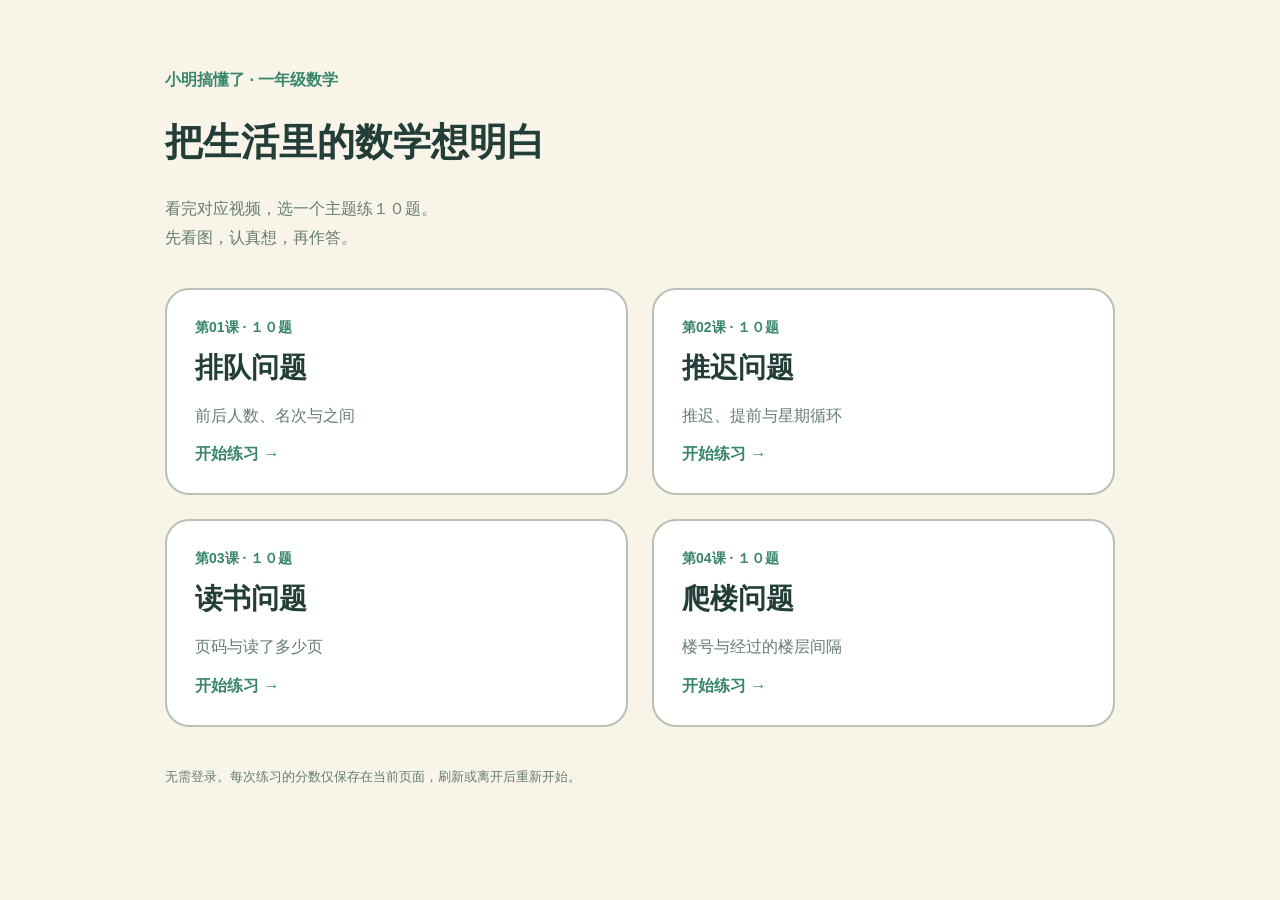
<file: index.html>
<!doctype html><html lang="zh-CN"><head><meta charset="utf-8"><meta name="viewport" content="width=device-width,initial-scale=1"><title>一年级生活应用题 · 小明搞懂了</title><style>*{box-sizing:border-box}body{margin:0;padding:30px 20px;background:#F8F4E8;color:#233D39;font-family:"Microsoft YaHei", sans-serif}main{max-width:950px;margin:40px auto}header p{color:#38856B;font-weight:bold}h1{font-size:38px;line-height:1.4}header>div{color:#657C71;line-height:1.8}.topics{display:grid;grid-template-columns:1fr 1fr;gap:24px;margin-top:35px}.topic{display:block;padding:28px;background:#FFFFFF;border:2px solid #B6C2B4;border-radius:24px;color:#233D39;text-decoration:none}.topic:hover{border-color:#38856B}.topic:focus-visible{outline:4px solid #E97845;outline-offset:4px}.topic b{font-size:28px;display:block;margin:12px 0}.topic span{color:#38856B;font-size:14px;font-weight:700}.topic p{color:#657C71;line-height:1.6}.topic small{font-size:16px;color:#38856B;font-weight:bold}.pending{opacity:.65}.pending small{color:#657C71}footer{margin-top:38px;color:#657C71;font-size:13px;line-height:1.8}@media(max-width:600px){main{margin:15px auto}h1{font-size:29px}.topics{grid-template-columns:1fr;gap:16px}.topic{padding:23px}.topic b{font-size:25px}}</style></head><body><main><header><p>小明搞懂了 · 一年级数学</p><h1>把生活里的数学想明白</h1><div>看完对应视频，选一个主题练１０题。<br>先看图，认真想，再作答。</div></header><section class="topics" aria-label="四个主题入口"><a class="topic" href="queue/"><span>第01课 · １０题</span><b>排队问题</b><p>前后人数、名次与之间</p><small>开始练习 →</small></a><a class="topic" href="date/"><span>第02课 · １０题</span><b>推迟问题</b><p>推迟、提前与星期循环</p><small>开始练习 →</small></a><a class="topic" href="reading/"><span>第03课 · １０题</span><b>读书问题</b><p>页码与读了多少页</p><small>开始练习 →</small></a><a class="topic" href="stairs/"><span>第04课 · １０题</span><b>爬楼问题</b><p>楼号与经过的楼层间隔</p><small>开始练习 →</small></a></section><footer>无需登录。每次练习的分数仅保存在当前页面，刷新或离开后重新开始。</footer></main><script data-goatcounter="https://sunnyvip9.goatcounter.com/count" data-goatcounter-settings='{"no_events":true}' async src="https://gc.zgo.at/count.js"></script></body></html>
</file>
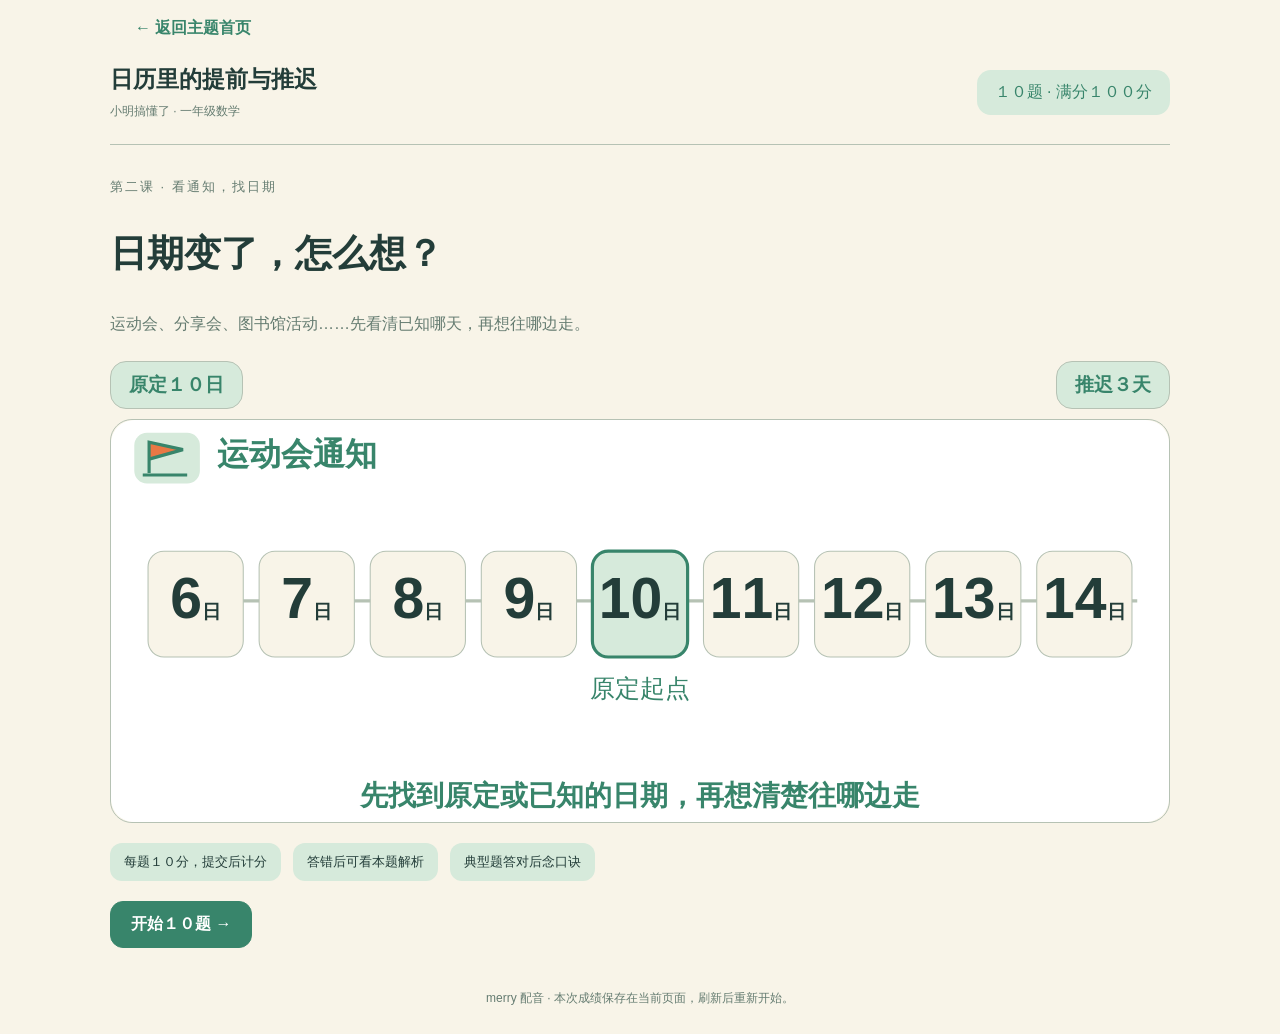
<file: date/index.html>
<!doctype html><html lang="zh-CN"><head><meta charset="utf-8"><meta name="viewport" content="width=device-width,initial-scale=1"><meta name="theme-color" content="#F8F4E8"><title>推迟问题 · １０题生活练习</title><link rel="stylesheet" href="app.css"><style>body{background:#F8F4E8}.topic-home{max-width:1060px;margin:0 auto;padding:18px 25px 0;font:16px "Microsoft YaHei", sans-serif}.topic-home a{color:#38856B;text-decoration:none;font-weight:700}</style></head><body><nav class="topic-home"><a href="../">← 返回主题首页</a></nav><div id="root"></div><script src="app.js"></script><script data-goatcounter="https://sunnyvip9.goatcounter.com/count" data-goatcounter-settings='{"no_events":true}' async src="https://gc.zgo.at/count.js"></script></body></html>
</file>
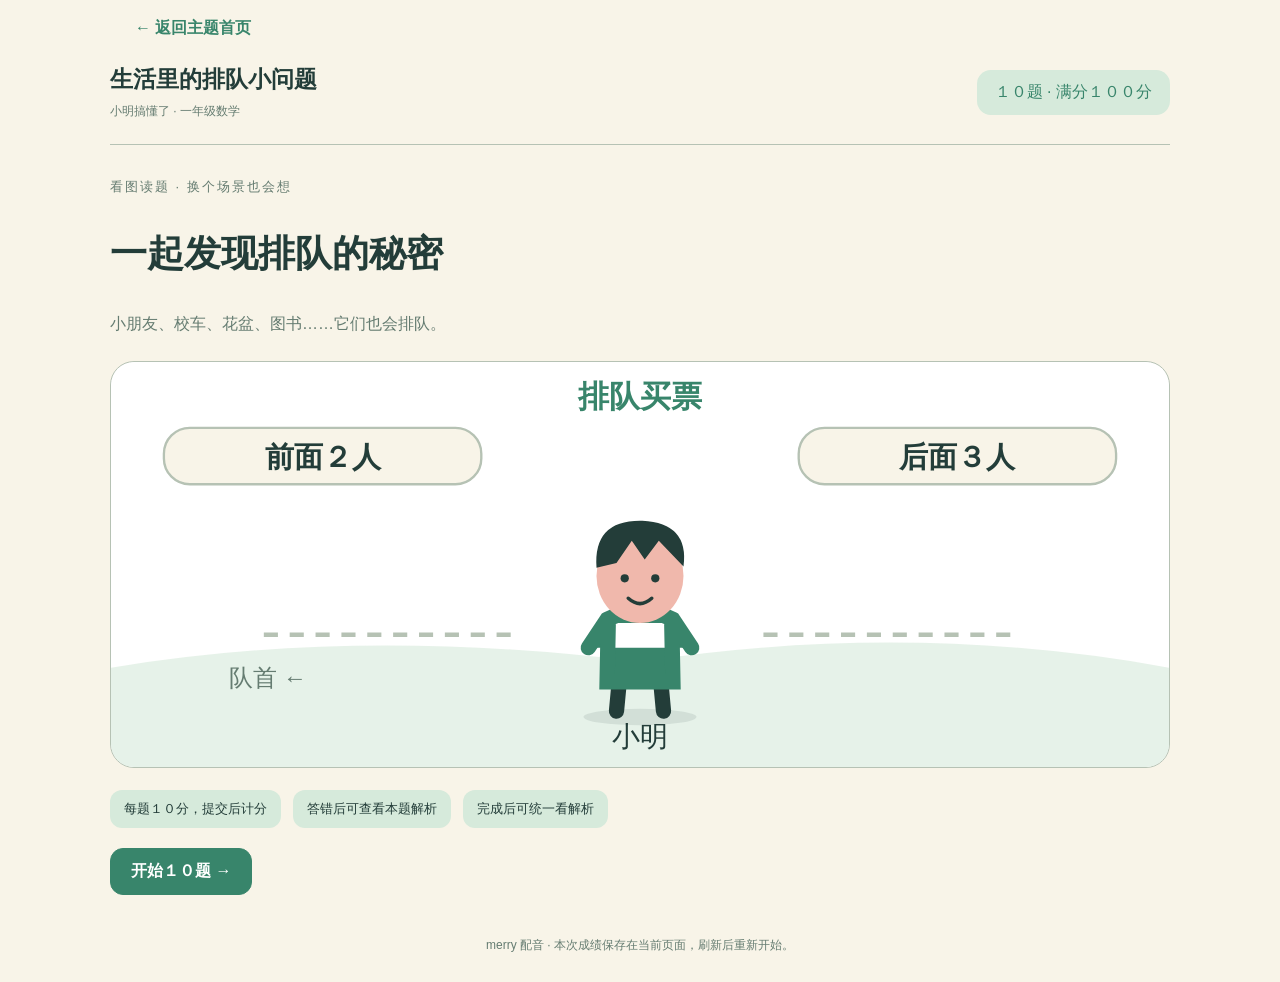
<file: queue/index.html>
<!doctype html><html lang="zh-CN"><head><meta charset="utf-8"><meta name="viewport" content="width=device-width,initial-scale=1"><meta name="theme-color" content="#F8F4E8"><title>生活里的排队小问题 · １０题</title><link rel="stylesheet" href="app.css"><style>body{background:#F8F4E8}.topic-home{max-width:1060px;margin:0 auto;padding:18px 25px 0;font:16px "Microsoft YaHei", sans-serif}.topic-home a{color:#38856B;text-decoration:none;font-weight:700}</style></head><body><nav class="topic-home"><a href="../">← 返回主题首页</a></nav><div id="root"></div><script src="app.js"></script><script data-goatcounter="https://sunnyvip9.goatcounter.com/count" data-goatcounter-settings='{"no_events":true}' async src="https://gc.zgo.at/count.js"></script></body></html>
</file>
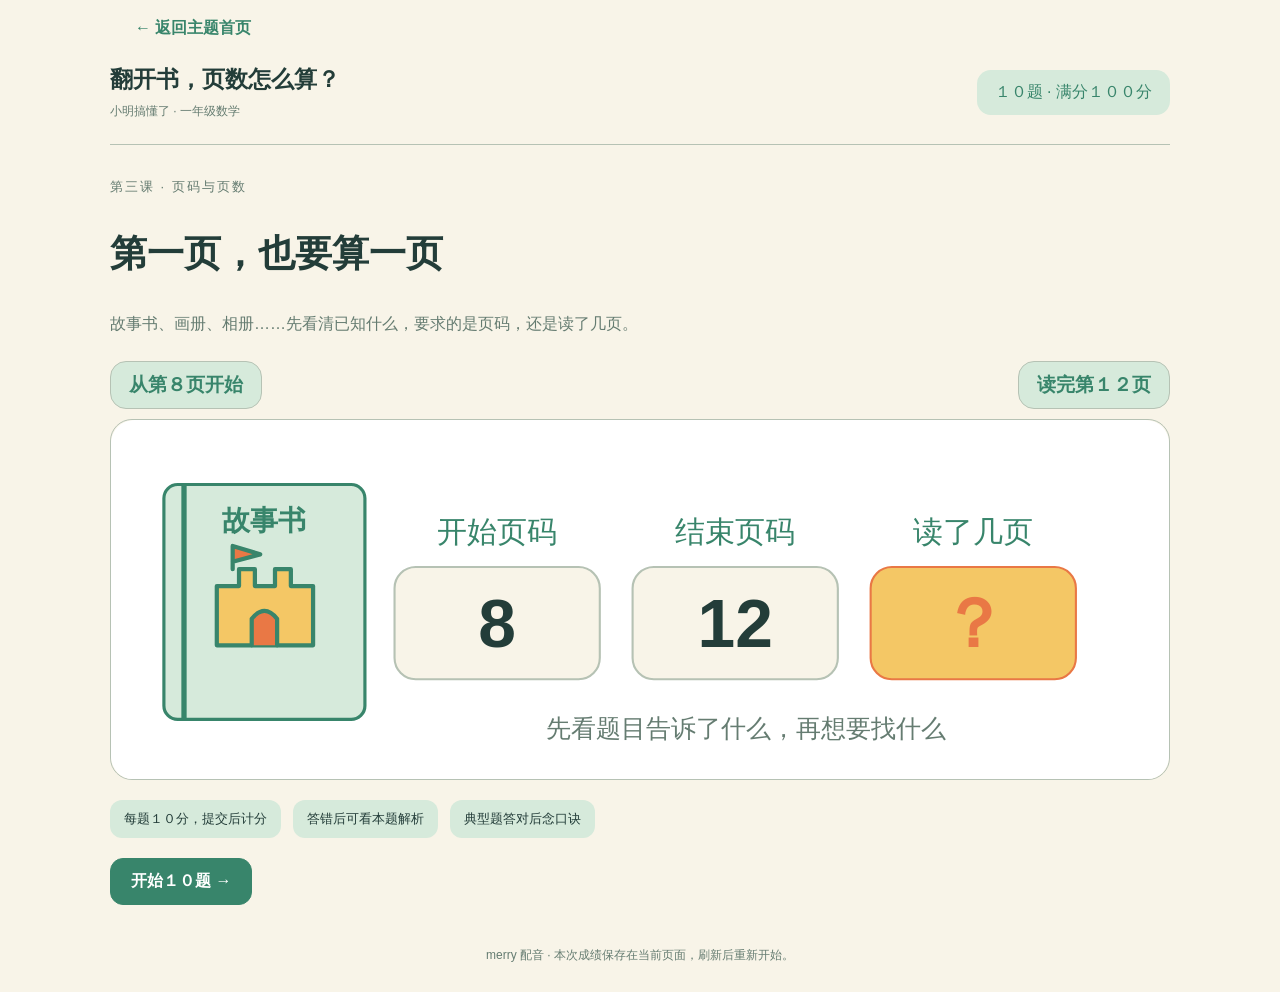
<file: reading/index.html>
<!doctype html><html lang="zh-CN"><head><meta charset="utf-8"><meta name="viewport" content="width=device-width,initial-scale=1"><meta name="theme-color" content="#F8F4E8"><title>读书问题 · １０题图文练习</title><link rel="stylesheet" href="app.css"><style>body{background:#F8F4E8}.topic-home{max-width:1060px;margin:0 auto;padding:18px 25px 0;font:16px "Microsoft YaHei", sans-serif}.topic-home a{color:#38856B;text-decoration:none;font-weight:700}</style></head><body><nav class="topic-home"><a href="../">← 返回主题首页</a></nav><div id="root"></div><script src="app.js"></script><script data-goatcounter="https://sunnyvip9.goatcounter.com/count" data-goatcounter-settings='{"no_events":true}' async src="https://gc.zgo.at/count.js"></script></body></html>
</file>
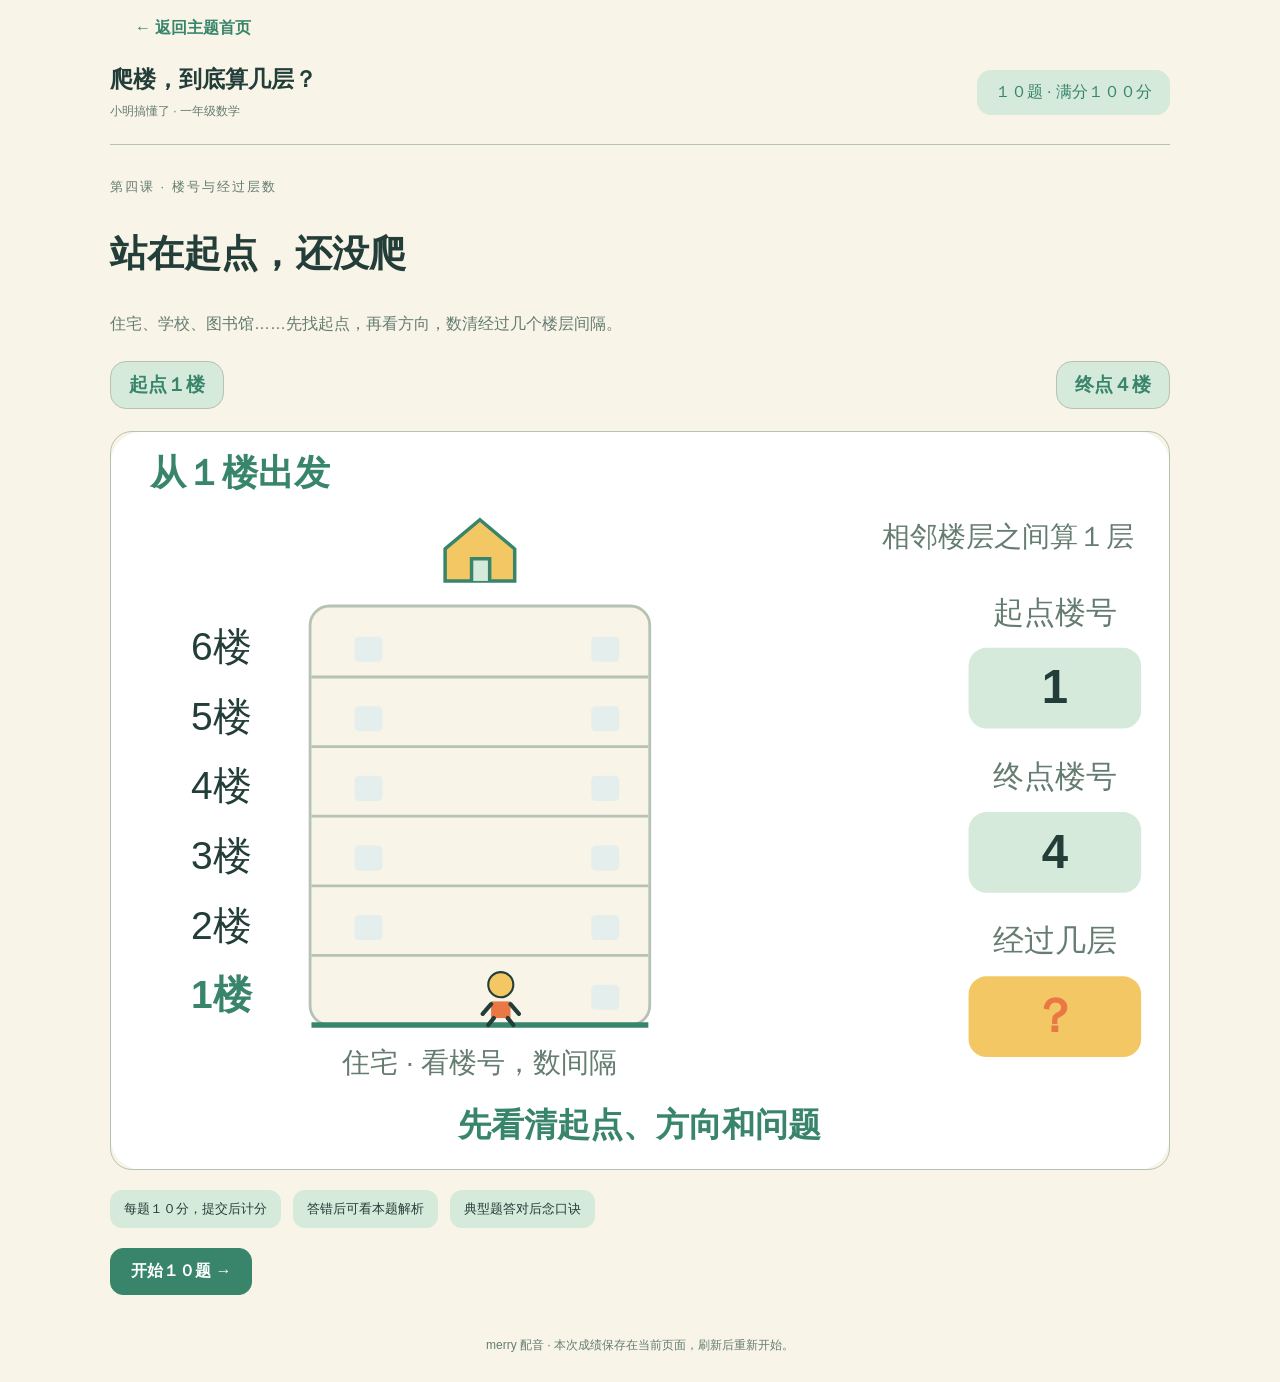
<file: stairs/index.html>
<!doctype html><html lang="zh-CN"><head><meta charset="utf-8"><meta name="viewport" content="width=device-width,initial-scale=1"><meta name="theme-color" content="#F8F4E8"><title>爬楼问题 · １０题图文练习</title><link rel="stylesheet" href="app.css"><style>body{background:#F8F4E8}.topic-home{max-width:1060px;margin:0 auto;padding:18px 25px 0;font:16px "Microsoft YaHei", sans-serif}.topic-home a{color:#38856B;text-decoration:none;font-weight:700}</style></head><body><nav class="topic-home"><a href="../">← 返回主题首页</a></nav><div id="root"></div><script src="app.js"></script><script data-goatcounter="https://sunnyvip9.goatcounter.com/count" data-goatcounter-settings='{"no_events":true}' async src="https://gc.zgo.at/count.js"></script></body></html>
</file>
<file: date/app.css>
*{box-sizing:border-box}body{margin:0}.picture-app{font-family:var(--fontFamily);color:var(--ink);background:var(--background);min-height:100vh;padding:25px}.picture-header{max-width:1060px;margin:auto;display:flex;justify-content:space-between;align-items:center;gap:15px;padding:0 0 24px;border-bottom:1px solid var(--track)}.picture-header b{font-size:23px}.picture-header small{display:block;color:var(--muted);font-size:12px;margin-top:8px}.picture-score{background:var(--greenSoft);padding:12px 18px;border-radius:14px;color:var(--green);white-space:nowrap}.picture-score strong{font-size:30px}.picture-app main{max-width:1060px;margin:30px auto}.picture-app button{font:inherit;cursor:pointer;border:1px solid var(--track);border-radius:13px;padding:12px 20px;background:var(--surface);color:var(--ink);touch-action:manipulation}.picture-app button:disabled{cursor:default;opacity:.7}.picture-app button:focus-visible,.picture-number input:focus-visible{outline:4px solid var(--accent);outline-offset:4px}.picture-app .picture-primary{background:var(--green);color:var(--surface);border-color:var(--green);font-weight:700}.picture-eyebrow{font-size:13px;letter-spacing:2px;color:var(--green)}.picture-intro h1{font-size:37px}.picture-intro>p{color:var(--muted);line-height:1.8}.picture-art{width:100%;display:block;background:var(--surface);border:1px solid var(--track);border-radius:24px;margin:22px 0}.picture-rules{display:flex;gap:12px;flex-wrap:wrap;margin:20px 0}.picture-rules span{padding:10px 14px;border-radius:12px;background:var(--greenSoft);font-size:13px}.picture-progress{display:flex;align-items:center;justify-content:space-between;gap:15px;font-size:14px;color:var(--green)}.picture-progress progress{width:45%;accent-color:var(--green)}.picture-question{font-size:27px;line-height:1.7;margin:24px 0 15px;font-weight:700}.picture-options{display:flex;justify-content:center;gap:18px;flex-wrap:wrap;margin:25px 0}.picture-options button{font-size:28px;padding:17px 30px;min-width:135px;border:3px solid var(--track)}.picture-options .picture-picked{border-color:var(--blue);background:var(--sky)}.picture-number{padding:24px;background:var(--surface);border-radius:20px;margin:25px 0}.picture-number label{display:block;font-weight:700;margin-bottom:15px}.picture-number>div{display:flex;gap:20px;align-items:center}.picture-number input{width:120px;text-align:center;font:inherit;font-size:32px;padding:10px;border-radius:12px;border:3px solid var(--track);background:var(--background);color:var(--ink)}.picture-feedback{display:flex;align-items:center;justify-content:space-between;gap:20px;padding:22px 25px;border-radius:20px;margin:22px 0;background:var(--greenSoft)}.picture-feedback.wrong{background:var(--sky)}.picture-feedback strong{font-size:23px;display:block}.picture-feedback span{font-size:14px;display:block;margin-top:9px;color:var(--muted)}.picture-note{font-size:13px;text-align:center;color:var(--muted)}.picture-audio,.picture-actions{display:flex;gap:12px;flex-wrap:wrap;margin:24px 0}.picture-results h1{font-size:34px}.picture-total{font-size:80px;font-weight:700;color:var(--green);margin:20px 0}.picture-total small{font-size:23px;color:var(--muted)}.picture-verdicts{display:grid;gap:12px;margin-top:28px}.picture-verdicts article{display:flex;gap:18px;align-items:flex-start;padding:18px;background:var(--surface);border-radius:15px;line-height:1.8}.picture-verdicts span{white-space:nowrap}.verdict-right{color:var(--green)}.verdict-wrong{color:var(--accent)}.picture-review-head{display:flex;justify-content:space-between;align-items:center;gap:15px}.picture-review-head h1{font-size:30px}.picture-review-nav{display:flex;gap:10px;flex-wrap:wrap}.picture-review-nav button{min-width:48px}.picture-review-nav .active{background:var(--green);color:var(--surface)}.picture-explanation{background:var(--greenSoft);border-radius:22px;padding:25px;line-height:1.9}.picture-explanation strong{font-size:26px;color:var(--green);overflow-wrap:anywhere}.picture-app footer{text-align:center;max-width:1060px;margin:40px auto 0;font-size:12px;color:var(--muted);line-height:1.8}@media(max-width:600px){.picture-app{padding:16px}.picture-header b{font-size:17px}.picture-score{font-size:11px;padding:9px}.picture-score strong{font-size:24px}.picture-intro h1{font-size:29px}.picture-question{font-size:21px}.picture-art{border-radius:16px}.picture-options{gap:10px}.picture-options button{font-size:23px;min-width:85px;padding:13px 18px}.picture-feedback{flex-direction:column;align-items:stretch;padding:20px}.picture-feedback button{width:100%}.picture-number{padding:20px}.picture-number>div{gap:12px}.picture-number input{width:90px}.picture-progress{font-size:12px}.picture-progress progress{width:35%}.picture-review-head{align-items:flex-start}.picture-review-head h1{font-size:24px}.picture-review-head button{white-space:nowrap;padding:10px;font-size:12px}.picture-review-nav button{min-width:40px;padding:10px}.picture-verdicts article{display:block}.picture-verdicts span{display:block;margin-bottom:8px}.picture-explanation{padding:20px}.picture-explanation strong{font-size:22px}}.picture-feedback-actions{display:flex;align-items:center;gap:12px;flex-wrap:wrap}@media(max-width:600px){.picture-feedback-actions{width:100%}.picture-feedback-actions button{flex:1;white-space:nowrap}}.picture-memory{background:var(--surface);border:1px solid var(--track);border-radius:18px;padding:18px 24px;margin:18px 0;line-height:1.8}.picture-memory b{color:var(--green);font-size:15px}.picture-memory p{font-size:22px;font-weight:700;margin:8px 0 0;overflow-wrap:anywhere}.picture-memory p span{display:block}@media(max-width:600px){.picture-memory{padding:16px 20px}.picture-memory p{font-size:20px}}.date-info{display:flex;justify-content:space-between;gap:12px;margin:22px 0 10px;flex-wrap:wrap}.date-info span{background:var(--greenSoft);color:var(--green);border:1px solid var(--track);border-radius:16px;padding:10px 18px;font-size:19px;font-weight:700}.date-art{border:1px solid var(--track);border-radius:22px}.date-app .picture-options button{font-size:25px}.date-app .picture-explanation strong{display:block;line-height:1.7}@media(max-width:600px){.date-info span{font-size:14px;padding:8px 12px}.date-info{gap:8px}.date-app .picture-options button{font-size:20px;min-width:86px;padding:13px 16px}.date-art{border-radius:16px}.date-app .picture-explanation strong{font-size:20px}}
</file>
<file: queue/app.css>
*{box-sizing:border-box}body{margin:0}.picture-app{font-family:var(--fontFamily);color:var(--ink);background:var(--background);min-height:100vh;padding:25px}.picture-header{max-width:1060px;margin:auto;display:flex;justify-content:space-between;align-items:center;gap:15px;padding:0 0 24px;border-bottom:1px solid var(--track)}.picture-header b{font-size:23px}.picture-header small{display:block;color:var(--muted);font-size:12px;margin-top:8px}.picture-score{background:var(--greenSoft);padding:12px 18px;border-radius:14px;color:var(--green);white-space:nowrap}.picture-score strong{font-size:30px}.picture-app main{max-width:1060px;margin:30px auto}.picture-app button{font:inherit;cursor:pointer;border:1px solid var(--track);border-radius:13px;padding:12px 20px;background:var(--surface);color:var(--ink);touch-action:manipulation}.picture-app button:disabled{cursor:default;opacity:.7}.picture-app button:focus-visible,.picture-number input:focus-visible{outline:4px solid var(--accent);outline-offset:4px}.picture-app .picture-primary{background:var(--green);color:var(--surface);border-color:var(--green);font-weight:700}.picture-eyebrow{font-size:13px;letter-spacing:2px;color:var(--green)}.picture-intro h1{font-size:37px}.picture-intro>p{color:var(--muted);line-height:1.8}.picture-art{width:100%;display:block;background:var(--surface);border:1px solid var(--track);border-radius:24px;margin:22px 0}.picture-rules{display:flex;gap:12px;flex-wrap:wrap;margin:20px 0}.picture-rules span{padding:10px 14px;border-radius:12px;background:var(--greenSoft);font-size:13px}.picture-progress{display:flex;align-items:center;justify-content:space-between;gap:15px;font-size:14px;color:var(--green)}.picture-progress progress{width:45%;accent-color:var(--green)}.picture-question{font-size:27px;line-height:1.7;margin:24px 0 15px;font-weight:700}.picture-options{display:flex;justify-content:center;gap:18px;flex-wrap:wrap;margin:25px 0}.picture-options button{font-size:28px;padding:17px 30px;min-width:135px;border:3px solid var(--track)}.picture-options .picture-picked{border-color:var(--blue);background:var(--sky)}.picture-number{padding:24px;background:var(--surface);border-radius:20px;margin:25px 0}.picture-number label{display:block;font-weight:700;margin-bottom:15px}.picture-number>div{display:flex;gap:20px;align-items:center}.picture-number input{width:120px;text-align:center;font:inherit;font-size:32px;padding:10px;border-radius:12px;border:3px solid var(--track);background:var(--background);color:var(--ink)}.picture-feedback{display:flex;align-items:center;justify-content:space-between;gap:20px;padding:22px 25px;border-radius:20px;margin:22px 0;background:var(--greenSoft)}.picture-feedback.wrong{background:var(--sky)}.picture-feedback strong{font-size:23px;display:block}.picture-feedback span{font-size:14px;display:block;margin-top:9px;color:var(--muted)}.picture-note{font-size:13px;text-align:center;color:var(--muted)}.picture-audio,.picture-actions{display:flex;gap:12px;flex-wrap:wrap;margin:24px 0}.picture-results h1{font-size:34px}.picture-total{font-size:80px;font-weight:700;color:var(--green);margin:20px 0}.picture-total small{font-size:23px;color:var(--muted)}.picture-verdicts{display:grid;gap:12px;margin-top:28px}.picture-verdicts article{display:flex;gap:18px;align-items:flex-start;padding:18px;background:var(--surface);border-radius:15px;line-height:1.8}.picture-verdicts span{white-space:nowrap}.verdict-right{color:var(--green)}.verdict-wrong{color:var(--accent)}.picture-review-head{display:flex;justify-content:space-between;align-items:center;gap:15px}.picture-review-head h1{font-size:30px}.picture-review-nav{display:flex;gap:10px;flex-wrap:wrap}.picture-review-nav button{min-width:48px}.picture-review-nav .active{background:var(--green);color:var(--surface)}.picture-explanation{background:var(--greenSoft);border-radius:22px;padding:25px;line-height:1.9}.picture-explanation strong{font-size:26px;color:var(--green);overflow-wrap:anywhere}.picture-app footer{text-align:center;max-width:1060px;margin:40px auto 0;font-size:12px;color:var(--muted);line-height:1.8}@media(max-width:600px){.picture-app{padding:16px}.picture-header b{font-size:17px}.picture-score{font-size:11px;padding:9px}.picture-score strong{font-size:24px}.picture-intro h1{font-size:29px}.picture-question{font-size:21px}.picture-art{border-radius:16px}.picture-options{gap:10px}.picture-options button{font-size:23px;min-width:85px;padding:13px 18px}.picture-feedback{flex-direction:column;align-items:stretch;padding:20px}.picture-feedback button{width:100%}.picture-number{padding:20px}.picture-number>div{gap:12px}.picture-number input{width:90px}.picture-progress{font-size:12px}.picture-progress progress{width:35%}.picture-review-head{align-items:flex-start}.picture-review-head h1{font-size:24px}.picture-review-head button{white-space:nowrap;padding:10px;font-size:12px}.picture-review-nav button{min-width:40px;padding:10px}.picture-verdicts article{display:block}.picture-verdicts span{display:block;margin-bottom:8px}.picture-explanation{padding:20px}.picture-explanation strong{font-size:22px}}.picture-feedback-actions{display:flex;align-items:center;gap:12px;flex-wrap:wrap}@media(max-width:600px){.picture-feedback-actions{width:100%}.picture-feedback-actions button{flex:1;white-space:nowrap}}.picture-memory{background:var(--surface);border:1px solid var(--track);border-radius:18px;padding:18px 24px;margin:18px 0;line-height:1.8}.picture-memory b{color:var(--green);font-size:15px}.picture-memory p{font-size:22px;font-weight:700;margin:8px 0 0;overflow-wrap:anywhere}.picture-memory p span{display:block}@media(max-width:600px){.picture-memory{padding:16px 20px}.picture-memory p{font-size:20px}}
</file>
<file: reading/app.css>
*{box-sizing:border-box}body{margin:0}.picture-app{font-family:var(--fontFamily);color:var(--ink);background:var(--background);min-height:100vh;padding:25px}.picture-header{max-width:1060px;margin:auto;display:flex;justify-content:space-between;align-items:center;gap:15px;padding:0 0 24px;border-bottom:1px solid var(--track)}.picture-header b{font-size:23px}.picture-header small{display:block;color:var(--muted);font-size:12px;margin-top:8px}.picture-score{background:var(--greenSoft);padding:12px 18px;border-radius:14px;color:var(--green);white-space:nowrap}.picture-score strong{font-size:30px}.picture-app main{max-width:1060px;margin:30px auto}.picture-app button{font:inherit;cursor:pointer;border:1px solid var(--track);border-radius:13px;padding:12px 20px;background:var(--surface);color:var(--ink);touch-action:manipulation}.picture-app button:disabled{cursor:default;opacity:.7}.picture-app button:focus-visible,.picture-number input:focus-visible{outline:4px solid var(--accent);outline-offset:4px}.picture-app .picture-primary{background:var(--green);color:var(--surface);border-color:var(--green);font-weight:700}.picture-eyebrow{font-size:13px;letter-spacing:2px;color:var(--green)}.picture-intro h1{font-size:37px}.picture-intro>p{color:var(--muted);line-height:1.8}.picture-art{width:100%;display:block;background:var(--surface);border:1px solid var(--track);border-radius:24px;margin:22px 0}.picture-rules{display:flex;gap:12px;flex-wrap:wrap;margin:20px 0}.picture-rules span{padding:10px 14px;border-radius:12px;background:var(--greenSoft);font-size:13px}.picture-progress{display:flex;align-items:center;justify-content:space-between;gap:15px;font-size:14px;color:var(--green)}.picture-progress progress{width:45%;accent-color:var(--green)}.picture-question{font-size:27px;line-height:1.7;margin:24px 0 15px;font-weight:700}.picture-options{display:flex;justify-content:center;gap:18px;flex-wrap:wrap;margin:25px 0}.picture-options button{font-size:28px;padding:17px 30px;min-width:135px;border:3px solid var(--track)}.picture-options .picture-picked{border-color:var(--blue);background:var(--sky)}.picture-number{padding:24px;background:var(--surface);border-radius:20px;margin:25px 0}.picture-number label{display:block;font-weight:700;margin-bottom:15px}.picture-number>div{display:flex;gap:20px;align-items:center}.picture-number input{width:120px;text-align:center;font:inherit;font-size:32px;padding:10px;border-radius:12px;border:3px solid var(--track);background:var(--background);color:var(--ink)}.picture-feedback{display:flex;align-items:center;justify-content:space-between;gap:20px;padding:22px 25px;border-radius:20px;margin:22px 0;background:var(--greenSoft)}.picture-feedback.wrong{background:var(--sky)}.picture-feedback strong{font-size:23px;display:block}.picture-feedback span{font-size:14px;display:block;margin-top:9px;color:var(--muted)}.picture-note{font-size:13px;text-align:center;color:var(--muted)}.picture-audio,.picture-actions{display:flex;gap:12px;flex-wrap:wrap;margin:24px 0}.picture-results h1{font-size:34px}.picture-total{font-size:80px;font-weight:700;color:var(--green);margin:20px 0}.picture-total small{font-size:23px;color:var(--muted)}.picture-verdicts{display:grid;gap:12px;margin-top:28px}.picture-verdicts article{display:flex;gap:18px;align-items:flex-start;padding:18px;background:var(--surface);border-radius:15px;line-height:1.8}.picture-verdicts span{white-space:nowrap}.verdict-right{color:var(--green)}.verdict-wrong{color:var(--accent)}.picture-review-head{display:flex;justify-content:space-between;align-items:center;gap:15px}.picture-review-head h1{font-size:30px}.picture-review-nav{display:flex;gap:10px;flex-wrap:wrap}.picture-review-nav button{min-width:48px}.picture-review-nav .active{background:var(--green);color:var(--surface)}.picture-explanation{background:var(--greenSoft);border-radius:22px;padding:25px;line-height:1.9}.picture-explanation strong{font-size:26px;color:var(--green);overflow-wrap:anywhere}.picture-app footer{text-align:center;max-width:1060px;margin:40px auto 0;font-size:12px;color:var(--muted);line-height:1.8}@media(max-width:600px){.picture-app{padding:16px}.picture-header b{font-size:17px}.picture-score{font-size:11px;padding:9px}.picture-score strong{font-size:24px}.picture-intro h1{font-size:29px}.picture-question{font-size:21px}.picture-art{border-radius:16px}.picture-options{gap:10px}.picture-options button{font-size:23px;min-width:85px;padding:13px 18px}.picture-feedback{flex-direction:column;align-items:stretch;padding:20px}.picture-feedback button{width:100%}.picture-number{padding:20px}.picture-number>div{gap:12px}.picture-number input{width:90px}.picture-progress{font-size:12px}.picture-progress progress{width:35%}.picture-review-head{align-items:flex-start}.picture-review-head h1{font-size:24px}.picture-review-head button{white-space:nowrap;padding:10px;font-size:12px}.picture-review-nav button{min-width:40px;padding:10px}.picture-verdicts article{display:block}.picture-verdicts span{display:block;margin-bottom:8px}.picture-explanation{padding:20px}.picture-explanation strong{font-size:22px}}.picture-feedback-actions{display:flex;align-items:center;gap:12px;flex-wrap:wrap}@media(max-width:600px){.picture-feedback-actions{width:100%}.picture-feedback-actions button{flex:1;white-space:nowrap}}.picture-memory{background:var(--surface);border:1px solid var(--track);border-radius:18px;padding:18px 24px;margin:18px 0;line-height:1.8}.picture-memory b{color:var(--green);font-size:15px}.picture-memory p{font-size:22px;font-weight:700;margin:8px 0 0;overflow-wrap:anywhere}.picture-memory p span{display:block}@media(max-width:600px){.picture-memory{padding:16px 20px}.picture-memory p{font-size:20px}}.reading-info{display:flex;justify-content:space-between;gap:12px;flex-wrap:wrap;margin:22px 0 10px}.reading-info span{background:var(--greenSoft);color:var(--green);border:1px solid var(--track);border-radius:16px;padding:10px 18px;font-size:19px;font-weight:700}.reading-art{border:1px solid var(--track);border-radius:22px}.reading-app .picture-options button{font-size:25px}.reading-app .picture-explanation strong{display:block;line-height:1.7}.reading-current{display:none;font-size:19px;line-height:1.6;color:var(--green);font-weight:700;text-align:center;margin:10px 0}@media(max-width:600px){.reading-info{gap:8px}.reading-info span{font-size:14px;padding:8px 12px}.reading-art{border-radius:16px}.reading-app .picture-options button{font-size:20px;min-width:86px;padding:13px 16px}.reading-app .picture-explanation strong{font-size:20px}.reading-current{display:block;font-size:17px}.reading-art [data-reading-result]{display:none}}
</file>
<file: stairs/app.css>
*{box-sizing:border-box}body{margin:0}.picture-app{font-family:var(--fontFamily);color:var(--ink);background:var(--background);min-height:100vh;padding:25px}.picture-header{max-width:1060px;margin:auto;display:flex;justify-content:space-between;align-items:center;gap:15px;padding:0 0 24px;border-bottom:1px solid var(--track)}.picture-header b{font-size:23px}.picture-header small{display:block;color:var(--muted);font-size:12px;margin-top:8px}.picture-score{background:var(--greenSoft);padding:12px 18px;border-radius:14px;color:var(--green);white-space:nowrap}.picture-score strong{font-size:30px}.picture-app main{max-width:1060px;margin:30px auto}.picture-app button{font:inherit;cursor:pointer;border:1px solid var(--track);border-radius:13px;padding:12px 20px;background:var(--surface);color:var(--ink);touch-action:manipulation}.picture-app button:disabled{cursor:default;opacity:.7}.picture-app button:focus-visible,.picture-number input:focus-visible{outline:4px solid var(--accent);outline-offset:4px}.picture-app .picture-primary{background:var(--green);color:var(--surface);border-color:var(--green);font-weight:700}.picture-eyebrow{font-size:13px;letter-spacing:2px;color:var(--green)}.picture-intro h1{font-size:37px}.picture-intro>p{color:var(--muted);line-height:1.8}.picture-art{width:100%;display:block;background:var(--surface);border:1px solid var(--track);border-radius:24px;margin:22px 0}.picture-rules{display:flex;gap:12px;flex-wrap:wrap;margin:20px 0}.picture-rules span{padding:10px 14px;border-radius:12px;background:var(--greenSoft);font-size:13px}.picture-progress{display:flex;align-items:center;justify-content:space-between;gap:15px;font-size:14px;color:var(--green)}.picture-progress progress{width:45%;accent-color:var(--green)}.picture-question{font-size:27px;line-height:1.7;margin:24px 0 15px;font-weight:700}.picture-options{display:flex;justify-content:center;gap:18px;flex-wrap:wrap;margin:25px 0}.picture-options button{font-size:28px;padding:17px 30px;min-width:135px;border:3px solid var(--track)}.picture-options .picture-picked{border-color:var(--blue);background:var(--sky)}.picture-number{padding:24px;background:var(--surface);border-radius:20px;margin:25px 0}.picture-number label{display:block;font-weight:700;margin-bottom:15px}.picture-number>div{display:flex;gap:20px;align-items:center}.picture-number input{width:120px;text-align:center;font:inherit;font-size:32px;padding:10px;border-radius:12px;border:3px solid var(--track);background:var(--background);color:var(--ink)}.picture-feedback{display:flex;align-items:center;justify-content:space-between;gap:20px;padding:22px 25px;border-radius:20px;margin:22px 0;background:var(--greenSoft)}.picture-feedback.wrong{background:var(--sky)}.picture-feedback strong{font-size:23px;display:block}.picture-feedback span{font-size:14px;display:block;margin-top:9px;color:var(--muted)}.picture-note{font-size:13px;text-align:center;color:var(--muted)}.picture-audio,.picture-actions{display:flex;gap:12px;flex-wrap:wrap;margin:24px 0}.picture-results h1{font-size:34px}.picture-total{font-size:80px;font-weight:700;color:var(--green);margin:20px 0}.picture-total small{font-size:23px;color:var(--muted)}.picture-verdicts{display:grid;gap:12px;margin-top:28px}.picture-verdicts article{display:flex;gap:18px;align-items:flex-start;padding:18px;background:var(--surface);border-radius:15px;line-height:1.8}.picture-verdicts span{white-space:nowrap}.verdict-right{color:var(--green)}.verdict-wrong{color:var(--accent)}.picture-review-head{display:flex;justify-content:space-between;align-items:center;gap:15px}.picture-review-head h1{font-size:30px}.picture-review-nav{display:flex;gap:10px;flex-wrap:wrap}.picture-review-nav button{min-width:48px}.picture-review-nav .active{background:var(--green);color:var(--surface)}.picture-explanation{background:var(--greenSoft);border-radius:22px;padding:25px;line-height:1.9}.picture-explanation strong{font-size:26px;color:var(--green);overflow-wrap:anywhere}.picture-app footer{text-align:center;max-width:1060px;margin:40px auto 0;font-size:12px;color:var(--muted);line-height:1.8}@media(max-width:600px){.picture-app{padding:16px}.picture-header b{font-size:17px}.picture-score{font-size:11px;padding:9px}.picture-score strong{font-size:24px}.picture-intro h1{font-size:29px}.picture-question{font-size:21px}.picture-art{border-radius:16px}.picture-options{gap:10px}.picture-options button{font-size:23px;min-width:85px;padding:13px 18px}.picture-feedback{flex-direction:column;align-items:stretch;padding:20px}.picture-feedback button{width:100%}.picture-number{padding:20px}.picture-number>div{gap:12px}.picture-number input{width:90px}.picture-progress{font-size:12px}.picture-progress progress{width:35%}.picture-review-head{align-items:flex-start}.picture-review-head h1{font-size:24px}.picture-review-head button{white-space:nowrap;padding:10px;font-size:12px}.picture-review-nav button{min-width:40px;padding:10px}.picture-verdicts article{display:block}.picture-verdicts span{display:block;margin-bottom:8px}.picture-explanation{padding:20px}.picture-explanation strong{font-size:22px}}.picture-feedback-actions{display:flex;align-items:center;gap:12px;flex-wrap:wrap}@media(max-width:600px){.picture-feedback-actions{width:100%}.picture-feedback-actions button{flex:1;white-space:nowrap}}.picture-memory{background:var(--surface);border:1px solid var(--track);border-radius:18px;padding:18px 24px;margin:18px 0;line-height:1.8}.picture-memory b{color:var(--green);font-size:15px}.picture-memory p{font-size:22px;font-weight:700;margin:8px 0 0;overflow-wrap:anywhere}.picture-memory p span{display:block}@media(max-width:600px){.picture-memory{padding:16px 20px}.picture-memory p{font-size:20px}}.stairs-info{display:flex;justify-content:space-between;gap:12px;flex-wrap:wrap;margin:22px 0}.stairs-info span{background:var(--greenSoft);color:var(--green);border:1px solid var(--track);border-radius:16px;padding:10px 18px;font-size:19px;font-weight:700}.stairs-art{border:1px solid var(--track);border-radius:22px;margin-bottom:20px}.stairs-app .picture-options button{font-size:25px}.stairs-app .picture-explanation strong{display:block;line-height:1.7}.stairs-current{display:none;font-size:19px;line-height:1.6;color:var(--green);font-weight:700;text-align:center;margin:10px 0}@media(max-width:600px){.stairs-info{gap:8px}.stairs-info span{font-size:14px;padding:8px 12px}.stairs-art{border-radius:16px}.stairs-app .picture-options button{font-size:20px;min-width:86px;padding:13px 16px}.stairs-app .picture-explanation strong{font-size:20px}.stairs-current{display:block;font-size:17px}.stairs-art [data-stairs-result]{display:none}}@media(max-width:600px){.stairs-app .stairs-ask{display:block}}
</file>
